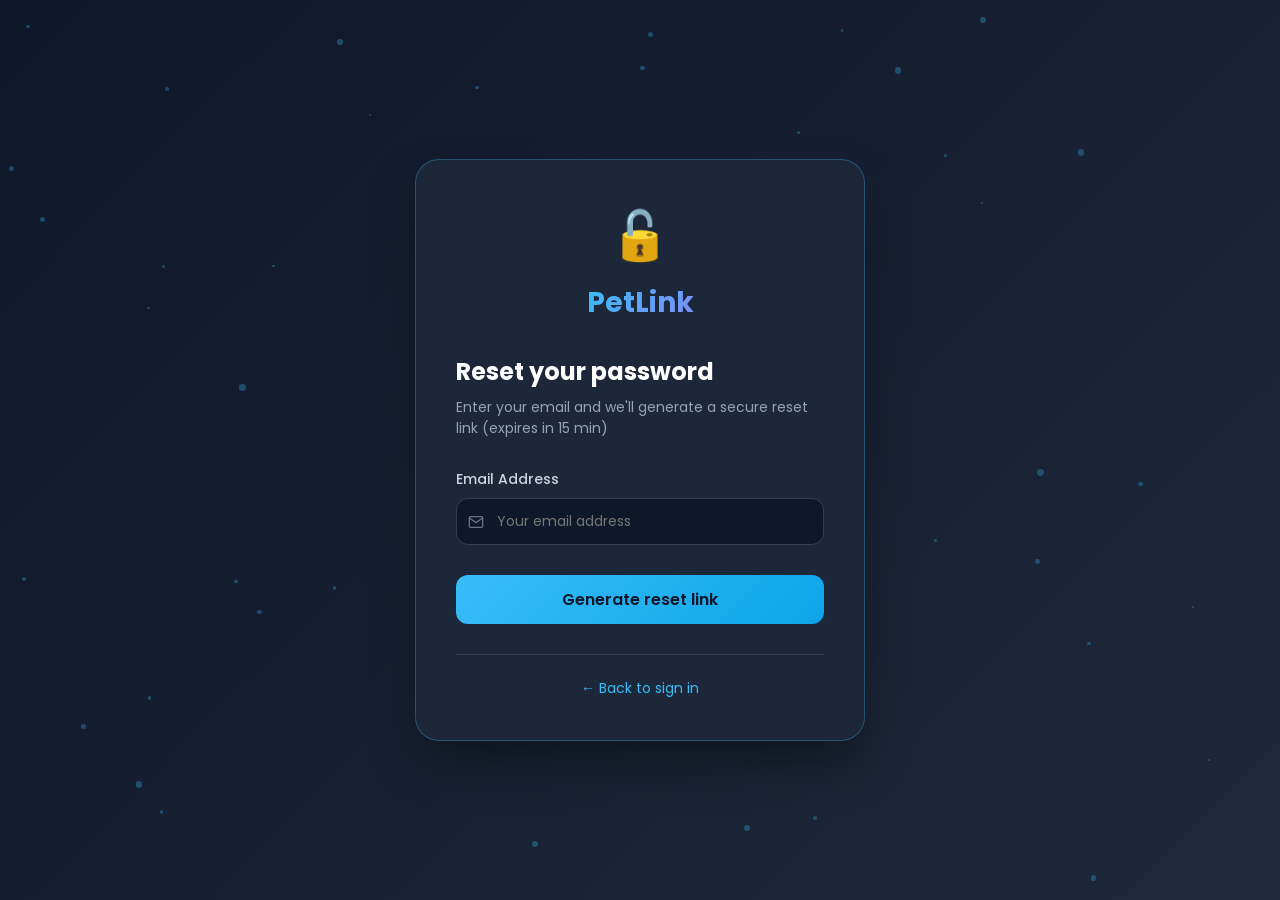
<file: templates/forgot_password.html>
<!DOCTYPE html>
<html lang="en">
<head>
  <meta charset="UTF-8">
  <meta name="viewport" content="width=device-width, initial-scale=1.0">
  <title>Forgot Password — PetLink</title>
  <link href="https://fonts.googleapis.com/css2?family=Poppins:wght@300;400;600;700&display=swap" rel="stylesheet">
  <style>
    * {
      margin: 0;
      padding: 0;
      box-sizing: border-box;
      font-family: 'Poppins', sans-serif;
    }

    body {
      min-height: 100vh;
      background: linear-gradient(135deg, #0f172a 0%, #1e293b 100%);
      display: flex;
      align-items: center;
      justify-content: center;
      padding: 20px;
      position: relative;
    }

    .particles {
      position: fixed;
      top: 0;
      left: 0;
      width: 100%;
      height: 100%;
      overflow: hidden;
      z-index: 0;
    }

    .particle {
      position: absolute;
      background: rgba(56, 189, 248, 0.3);
      border-radius: 50%;
      animation: float 15s infinite;
      pointer-events: none;
    }

    @keyframes float {
      0%, 100% { transform: translateY(0) rotate(0deg); opacity: 0; }
      50% { opacity: 0.5; }
      100% { transform: translateY(-100vh) rotate(360deg); opacity: 0; }
    }

    .card {
      background: rgba(30, 41, 59, 0.95);
      backdrop-filter: blur(20px);
      border-radius: 24px;
      padding: 40px;
      width: 100%;
      max-width: 450px;
      box-shadow: 0 25px 50px -12px rgba(0, 0, 0, 0.5);
      border: 1px solid rgba(56, 189, 248, 0.3);
      position: relative;
      z-index: 1;
      animation: slideUpFade 0.6s cubic-bezier(0.34, 1.2, 0.64, 1);
    }

    @keyframes slideUpFade {
      0% {
        opacity: 0;
        transform: translateY(50px) scale(0.95);
      }
      100% {
        opacity: 1;
        transform: translateY(0) scale(1);
      }
    }

    .brand {
      text-align: center;
      margin-bottom: 30px;
      animation: fadeIn 0.8s ease 0.2s both;
    }

    @keyframes fadeIn {
      from { opacity: 0; transform: scale(0.9); }
      to { opacity: 1; transform: scale(1); }
    }

    .brand-icon {
      font-size: 48px;
      margin-bottom: 10px;
      animation: bounce 1s ease infinite;
    }

    @keyframes bounce {
      0%, 100% { transform: translateY(0); }
      50% { transform: translateY(-5px); }
    }

    .brand-name {
      font-size: 28px;
      font-weight: 700;
      background: linear-gradient(135deg, #38bdf8, #818cf8);
      -webkit-background-clip: text;
      -webkit-text-fill-color: transparent;
      background-clip: text;
    }

    h2 {
      color: white;
      font-size: 24px;
      margin-bottom: 8px;
      animation: slideInLeft 0.6s ease 0.3s both;
    }

    @keyframes slideInLeft {
      from {
        opacity: 0;
        transform: translateX(-30px);
      }
      to {
        opacity: 1;
        transform: translateX(0);
      }
    }

    .subtitle {
      color: #94a3b8;
      font-size: 14px;
      margin-bottom: 30px;
      animation: slideInLeft 0.6s ease 0.35s both;
    }

    .form-stack {
      display: flex;
      flex-direction: column;
      gap: 20px;
    }

    .field {
      display: flex;
      flex-direction: column;
      gap: 8px;
      animation: slideInRight 0.6s ease 0.4s both;
    }

    @keyframes slideInRight {
      from {
        opacity: 0;
        transform: translateX(30px);
      }
      to {
        opacity: 1;
        transform: translateX(0);
      }
    }

    label {
      color: #cbd5e1;
      font-size: 14px;
      font-weight: 500;
    }

    .input-wrap {
      position: relative;
      display: flex;
      align-items: center;
    }

    .input-icon {
      position: absolute;
      left: 12px;
      color: #64748b;
      transition: all 0.3s ease;
    }

    input {
      width: 100%;
      padding: 12px 12px 12px 40px;
      background: #0f172a;
      border: 1px solid #334155;
      border-radius: 12px;
      color: white;
      font-size: 14px;
      transition: all 0.3s ease;
    }

    input:focus {
      outline: none;
      border-color: #38bdf8;
      box-shadow: 0 0 0 3px rgba(56, 189, 248, 0.2);
      transform: scale(1.02);
    }

    .btn-primary {
      background: linear-gradient(135deg, #38bdf8, #0ea5e9);
      color: #0f172a;
      padding: 12px;
      border: none;
      border-radius: 12px;
      font-size: 16px;
      font-weight: 600;
      cursor: pointer;
      transition: all 0.3s ease;
      margin-top: 10px;
      position: relative;
      overflow: hidden;
      animation: fadeInUp 0.6s ease 0.5s both;
    }

    @keyframes fadeInUp {
      from {
        opacity: 0;
        transform: translateY(20px);
      }
      to {
        opacity: 1;
        transform: translateY(0);
      }
    }

    .btn-primary:hover {
      transform: translateY(-2px);
      box-shadow: 0 10px 25px -5px rgba(56, 189, 248, 0.4);
    }

    .btn-primary:active {
      transform: translateY(0);
    }

    .btn-primary::before {
      content: '';
      position: absolute;
      top: 50%;
      left: 50%;
      width: 0;
      height: 0;
      border-radius: 50%;
      background: rgba(255, 255, 255, 0.5);
      transform: translate(-50%, -50%);
      transition: width 0.6s, height 0.6s;
    }

    .btn-primary:active::before {
      width: 300px;
      height: 300px;
    }

    .message {
      margin-top: 20px;
      padding: 12px;
      border-radius: 12px;
      font-size: 14px;
      display: none;
      animation: shake 0.5s ease;
    }

    @keyframes shake {
      0%, 100% { transform: translateX(0); }
      25% { transform: translateX(-5px); }
      75% { transform: translateX(5px); }
    }

    .message.show {
      display: block;
    }

    .message.success {
      background: rgba(16, 185, 129, 0.2);
      border: 1px solid #10b981;
      color: #10b981;
      animation: successPulse 0.5s ease;
    }

    @keyframes successPulse {
      0%, 100% { transform: scale(1); }
      50% { transform: scale(1.05); }
    }

    .message.error {
      background: rgba(239, 68, 68, 0.2);
      border: 1px solid #ef4444;
      color: #ef4444;
    }

    .card-footer {
      margin-top: 30px;
      text-align: center;
      padding-top: 20px;
      border-top: 1px solid #334155;
      animation: fadeIn 0.6s ease 0.55s both;
    }

    .card-footer a {
      color: #38bdf8;
      text-decoration: none;
      font-size: 14px;
      transition: all 0.3s ease;
      display: inline-block;
    }

    .card-footer a:hover {
      color: #0ea5e9;
      transform: translateX(5px);
    }

    .reset-link-box {
      margin-top: 16px;
      padding: 14px;
      background: #0f172a;
      border: 1px solid #334155;
      border-radius: 10px;
      word-break: break-all;
      animation: slideUp 0.5s ease;
    }

    @keyframes slideUp {
      from {
        opacity: 0;
        transform: translateY(20px);
      }
      to {
        opacity: 1;
        transform: translateY(0);
      }
    }

    .reset-link-box p {
      font-size: 11px;
      color: #94a3b8;
      text-transform: uppercase;
      letter-spacing: .08em;
      margin-bottom: 8px;
    }

    .reset-link-box a {
      font-size: 13px;
      color: #38bdf8;
      font-family: monospace;
      word-break: break-all;
    }

    .loading {
      display: inline-block;
      width: 20px;
      height: 20px;
      border: 2px solid rgba(255,255,255,0.3);
      border-radius: 50%;
      border-top-color: #fff;
      animation: spin 0.6s linear infinite;
      margin-left: 10px;
    }

    @keyframes spin {
      to { transform: rotate(360deg); }
    }
  </style>
</head>
<body>
  <!-- Floating particles -->
  <div class="particles" id="particles"></div>

  <div class="card">
    <div class="brand">
      <div class="brand-icon">🔓</div>
      <span class="brand-name">PetLink</span>
    </div>

    <h2>Reset your password</h2>
    <p class="subtitle">Enter your email and we'll generate a secure reset link (expires in 15 min)</p>

    <div class="form-stack">
      <div class="field">
        <label for="email">Email Address</label>
        <div class="input-wrap">
          <svg class="input-icon" width="16" height="16" viewBox="0 0 24 24" fill="none" stroke="currentColor" stroke-width="2">
            <path d="M4 4h16c1.1 0 2 .9 2 2v12c0 1.1-.9 2-2 2H4c-1.1 0-2-.9-2-2V6c0-1.1.9-2 2-2z"/>
            <polyline points="22,6 12,13 2,6"/>
          </svg>
          <input type="email" id="email" placeholder="Your email address" autocomplete="email" required>
        </div>
      </div>
      <button class="btn-primary" id="resetBtn" onclick="handleForgot()">
        <span id="btnText">Generate reset link</span>
      </button>
    </div>

    <div id="message" class="message"></div>
    <div id="resetLinkBox" style="display:none;" class="reset-link-box">
      <p>🔗 Reset Link (demo only — email in production)</p>
      <a id="resetLink" href="#" target="_blank"></a>
    </div>

    <div class="card-footer">
      <a href="/login">← Back to sign in</a>
    </div>
  </div>

  <script>
    // Create floating particles
    function createParticles() {
      const particlesContainer = document.getElementById('particles');
      for (let i = 0; i < 50; i++) {
        const particle = document.createElement('div');
        particle.classList.add('particle');
        const size = Math.random() * 5 + 2;
        particle.style.width = `${size}px`;
        particle.style.height = `${size}px`;
        particle.style.left = `${Math.random() * 100}%`;
        particle.style.top = `${Math.random() * 100}%`;
        particle.style.animationDelay = `${Math.random() * 15}s`;
        particle.style.animationDuration = `${Math.random() * 10 + 10}s`;
        particlesContainer.appendChild(particle);
      }
    }
    createParticles();

    async function handleForgot() {
      const email = document.getElementById('email').value.trim();
      const msg = document.getElementById('message');
      const btn = document.getElementById('resetBtn');
      const btnText = document.getElementById('btnText');
      
      const show = (text, type) => { 
        msg.textContent = text; 
        msg.className = 'message show ' + type; 
        setTimeout(() => {
          msg.classList.remove('show');
        }, 5000);
      };

      if (!email) return show('Please enter your email address.', 'error');

      btnText.innerHTML = 'Generating... <span class="loading"></span>';
      btn.disabled = true;

      try {
        const res = await fetch('/forgot-password', {
          method: 'POST',
          headers: { 'Content-Type': 'application/json' },
          body: JSON.stringify({ email })
        });
        const data = await res.json();
        
        btnText.innerHTML = 'Generate reset link';
        btn.disabled = false;
        
        show(data.message, 'success');

        if (data.reset_link) {
          const box = document.getElementById('resetLinkBox');
          const link = document.getElementById('resetLink');
          link.href = data.reset_link;
          link.textContent = data.reset_link;
          box.style.display = 'block';
          box.scrollIntoView({ behavior: 'smooth', block: 'nearest' });
        }
      } catch {
        btnText.innerHTML = 'Generate reset link';
        btn.disabled = false;
        show('Something went wrong. Please try again.', 'error');
      }
    }
    
    document.addEventListener('keydown', e => { if (e.key === 'Enter') handleForgot(); });
    
    const inputs = document.querySelectorAll('input');
    inputs.forEach(input => {
      input.addEventListener('focus', () => {
        input.parentElement.style.transform = 'scale(1.02)';
      });
      input.addEventListener('blur', () => {
        input.parentElement.style.transform = 'scale(1)';
      });
    });
  </script>
</body>
</html>
</file>
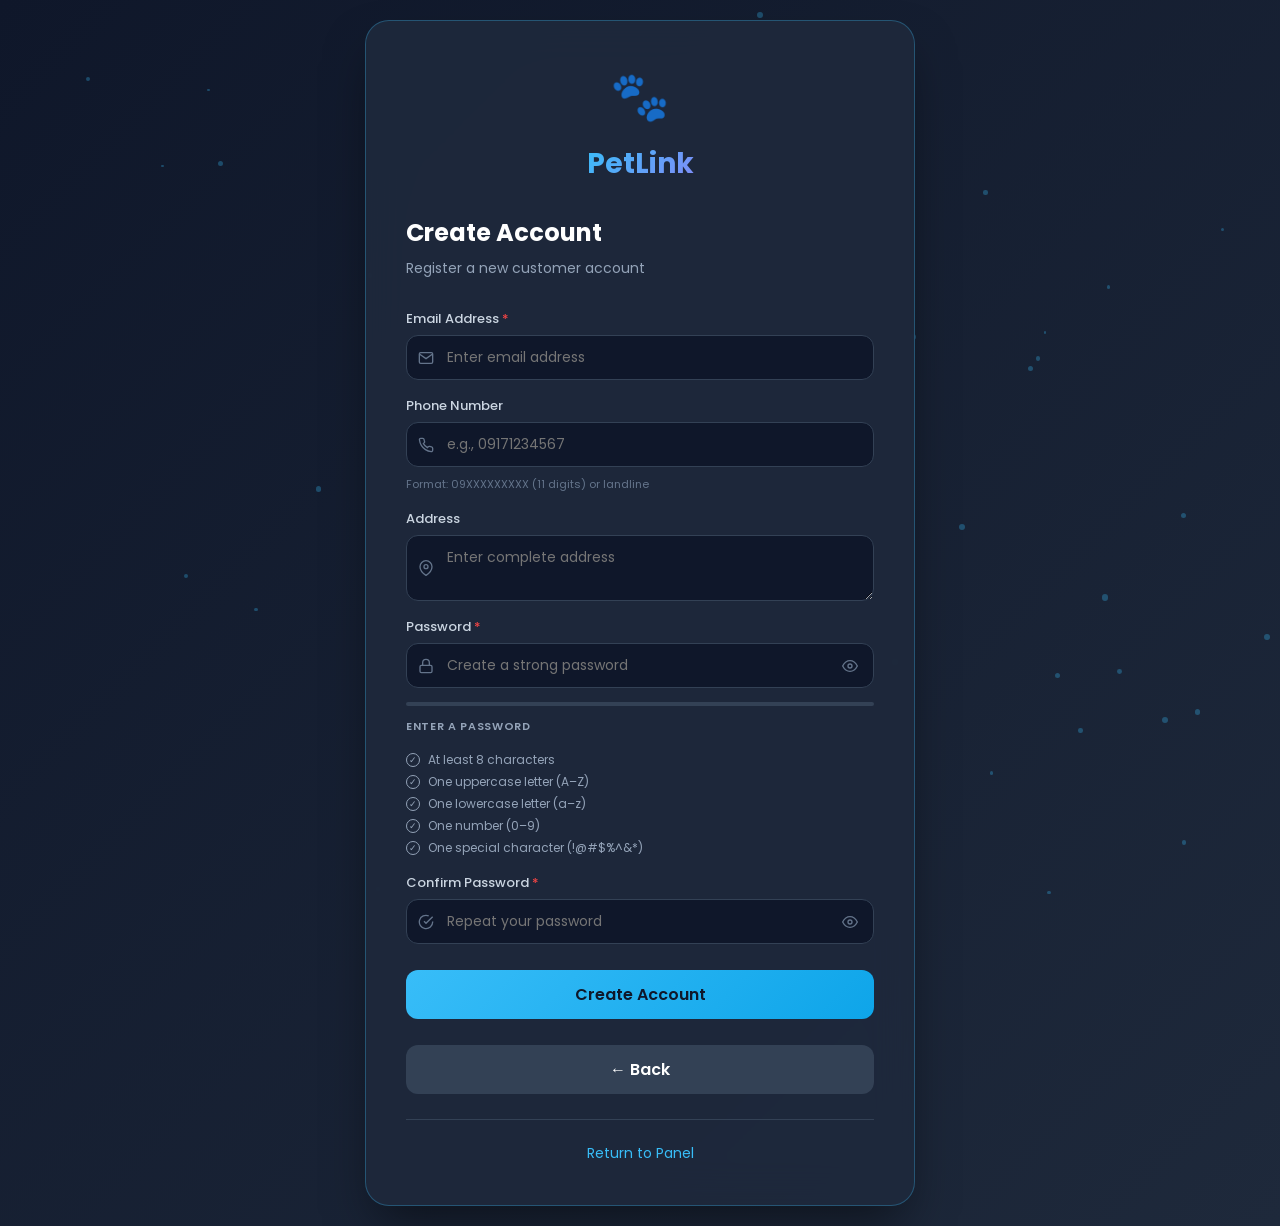
<file: templates/register.html>
<!DOCTYPE html>
<html lang="en">
<head>
  <meta charset="UTF-8">
  <meta name="viewport" content="width=device-width, initial-scale=1.0">
  <title>Register — PetLink</title>
  <link href="https://fonts.googleapis.com/css2?family=Poppins:wght@300;400;600;700&display=swap" rel="stylesheet">
  <style>
    * {
      margin: 0;
      padding: 0;
      box-sizing: border-box;
      font-family: 'Poppins', sans-serif;
    }

    body {
      min-height: 100vh;
      background: linear-gradient(135deg, #0f172a 0%, #1e293b 100%);
      display: flex;
      align-items: center;
      justify-content: center;
      padding: 20px;
      position: relative;
    }

    .particles {
      position: fixed;
      top: 0;
      left: 0;
      width: 100%;
      height: 100%;
      overflow: hidden;
      z-index: 0;
    }

    .particle {
      position: absolute;
      background: rgba(56, 189, 248, 0.3);
      border-radius: 50%;
      animation: float 15s infinite;
      pointer-events: none;
    }

    @keyframes float {
      0%, 100% { transform: translateY(0) rotate(0deg); opacity: 0; }
      50% { opacity: 0.5; }
      100% { transform: translateY(-100vh) rotate(360deg); opacity: 0; }
    }

    .card {
      background: rgba(30, 41, 59, 0.95);
      backdrop-filter: blur(20px);
      border-radius: 24px;
      padding: 40px;
      width: 100%;
      max-width: 550px;
      box-shadow: 0 25px 50px -12px rgba(0, 0, 0, 0.5);
      border: 1px solid rgba(56, 189, 248, 0.3);
      position: relative;
      z-index: 1;
      animation: slideUpFade 0.6s cubic-bezier(0.34, 1.2, 0.64, 1);
    }

    @keyframes slideUpFade {
      0% {
        opacity: 0;
        transform: translateY(50px) scale(0.95);
      }
      100% {
        opacity: 1;
        transform: translateY(0) scale(1);
      }
    }

    .brand {
      text-align: center;
      margin-bottom: 30px;
      animation: fadeIn 0.8s ease 0.2s both;
    }

    @keyframes fadeIn {
      from { opacity: 0; transform: scale(0.9); }
      to { opacity: 1; transform: scale(1); }
    }

    .brand-icon {
      font-size: 48px;
      margin-bottom: 10px;
      animation: bounce 1s ease infinite;
    }

    @keyframes bounce {
      0%, 100% { transform: translateY(0); }
      50% { transform: translateY(-5px); }
    }

    .brand-name {
      font-size: 28px;
      font-weight: 700;
      background: linear-gradient(135deg, #38bdf8, #818cf8);
      -webkit-background-clip: text;
      -webkit-text-fill-color: transparent;
      background-clip: text;
    }

    h2 {
      color: white;
      font-size: 24px;
      margin-bottom: 8px;
      animation: slideInLeft 0.6s ease 0.3s both;
    }

    @keyframes slideInLeft {
      from {
        opacity: 0;
        transform: translateX(-30px);
      }
      to {
        opacity: 1;
        transform: translateX(0);
      }
    }

    .subtitle {
      color: #94a3b8;
      font-size: 14px;
      margin-bottom: 30px;
      animation: slideInLeft 0.6s ease 0.35s both;
    }

    .form-stack {
      display: flex;
      flex-direction: column;
      gap: 16px;
    }

    .field {
      display: flex;
      flex-direction: column;
      gap: 6px;
      animation: slideInRight 0.6s ease both;
    }

    .field:nth-child(1) { animation-delay: 0.4s; }
    .field:nth-child(2) { animation-delay: 0.45s; }
    .field:nth-child(3) { animation-delay: 0.5s; }
    .field:nth-child(4) { animation-delay: 0.55s; }
    .field:nth-child(5) { animation-delay: 0.6s; }

    @keyframes slideInRight {
      from {
        opacity: 0;
        transform: translateX(30px);
      }
      to {
        opacity: 1;
        transform: translateX(0);
      }
    }

    label {
      color: #cbd5e1;
      font-size: 13px;
      font-weight: 500;
    }
    label .required {
      color: #ef4444;
    }

    .input-wrap {
      position: relative;
      display: flex;
      align-items: center;
    }

    .input-icon {
      position: absolute;
      left: 12px;
      color: #64748b;
      transition: all 0.3s ease;
    }

    input, select, textarea {
      width: 100%;
      padding: 11px 12px 11px 40px;
      background: #0f172a;
      border: 1px solid #334155;
      border-radius: 12px;
      color: white;
      font-size: 14px;
      transition: all 0.3s ease;
    }

    textarea {
      padding: 11px 12px 11px 40px;
      min-height: 60px;
      resize: vertical;
      font-family: 'Poppins', sans-serif;
    }

    select {
      padding-right: 12px;
      appearance: none;
      cursor: pointer;
    }

    select option {
      background: #1e293b;
    }

    input:focus, select:focus, textarea:focus {
      outline: none;
      border-color: #38bdf8;
      box-shadow: 0 0 0 3px rgba(56, 189, 248, 0.2);
      transform: scale(1.01);
    }

    .eye-toggle {
      position: absolute;
      right: 12px;
      background: none;
      border: none;
      cursor: pointer;
      padding: 4px;
      display: flex;
      align-items: center;
      color: #64748b;
      transition: all 0.3s ease;
    }

    .eye-toggle:hover {
      color: #38bdf8;
      transform: scale(1.1);
    }

    .strength-wrap {
      margin-top: 8px;
    }

    .strength-bar-track {
      height: 4px;
      background: #334155;
      border-radius: 99px;
      overflow: hidden;
      margin-bottom: 6px;
    }

    .strength-bar-fill {
      height: 100%;
      border-radius: 99px;
      width: 0%;
      transition: width 0.35s ease, background 0.35s ease;
    }

    .strength-label {
      font-size: 11px;
      font-weight: 600;
      letter-spacing: 0.06em;
      text-transform: uppercase;
      color: #94a3b8;
      transition: color 0.3s;
    }

    .req-list {
      display: flex;
      flex-direction: column;
      gap: 4px;
      margin-top: 8px;
    }

    .req-item {
      display: flex;
      align-items: center;
      gap: 8px;
      font-size: 12px;
      color: #94a3b8;
      transition: all 0.3s ease;
    }

    .req-item.met {
      color: #10b981;
      transform: translateX(5px);
    }

    .req-icon {
      width: 14px;
      height: 14px;
      border-radius: 50%;
      border: 1.5px solid #94a3b8;
      display: flex;
      align-items: center;
      justify-content: center;
      font-size: 9px;
      flex-shrink: 0;
      transition: all 0.3s ease;
    }

    .req-item.met .req-icon {
      background: #10b981;
      border-color: #10b981;
      color: #fff;
      transform: scale(1.2);
    }

    .btn-primary {
      background: linear-gradient(135deg, #38bdf8, #0ea5e9);
      color: #0f172a;
      padding: 12px;
      border: none;
      border-radius: 12px;
      font-size: 16px;
      font-weight: 600;
      cursor: pointer;
      transition: all 0.3s ease;
      margin-top: 10px;
      position: relative;
      overflow: hidden;
      animation: fadeInUp 0.6s ease 0.65s both;
    }

    @keyframes fadeInUp {
      from {
        opacity: 0;
        transform: translateY(20px);
      }
      to {
        opacity: 1;
        transform: translateY(0);
      }
    }

    .btn-primary:hover {
      transform: translateY(-2px);
      box-shadow: 0 10px 25px -5px rgba(56, 189, 248, 0.4);
    }

    .btn-primary:active {
      transform: translateY(0);
    }

    .btn-primary::before {
      content: '';
      position: absolute;
      top: 50%;
      left: 50%;
      width: 0;
      height: 0;
      border-radius: 50%;
      background: rgba(255, 255, 255, 0.5);
      transform: translate(-50%, -50%);
      transition: width 0.6s, height 0.6s;
    }

    .btn-primary:active::before {
      width: 300px;
      height: 300px;
    }

    .btn-secondary {
      background: #334155;
      color: white;
      padding: 12px;
      border: none;
      border-radius: 12px;
      font-size: 16px;
      font-weight: 600;
      cursor: pointer;
      transition: all 0.3s ease;
      margin-top: 10px;
    }

    .btn-secondary:hover {
      background: #475569;
      transform: translateY(-2px);
    }

    .message {
      margin-top: 16px;
      padding: 12px;
      border-radius: 12px;
      font-size: 14px;
      display: none;
      animation: shake 0.5s ease;
    }

    @keyframes shake {
      0%, 100% { transform: translateX(0); }
      25% { transform: translateX(-5px); }
      75% { transform: translateX(5px); }
    }

    .message.show {
      display: block;
    }

    .message.success {
      background: rgba(16, 185, 129, 0.2);
      border: 1px solid #10b981;
      color: #10b981;
      animation: successPulse 0.5s ease;
    }

    @keyframes successPulse {
      0%, 100% { transform: scale(1); }
      50% { transform: scale(1.05); }
    }

    .message.error {
      background: rgba(239, 68, 68, 0.2);
      border: 1px solid #ef4444;
      color: #ef4444;
    }

    .card-footer {
      margin-top: 25px;
      text-align: center;
      padding-top: 20px;
      border-top: 1px solid #334155;
      animation: fadeIn 0.6s ease 0.7s both;
    }

    .card-footer a {
      color: #38bdf8;
      text-decoration: none;
      font-size: 14px;
      transition: all 0.3s ease;
      display: inline-block;
    }

    .card-footer a:hover {
      color: #0ea5e9;
      transform: translateX(5px);
    }

    .loading {
      display: inline-block;
      width: 20px;
      height: 20px;
      border: 2px solid rgba(255,255,255,0.3);
      border-radius: 50%;
      border-top-color: #fff;
      animation: spin 0.6s linear infinite;
      margin-left: 10px;
    }

    @keyframes spin {
      to { transform: rotate(360deg); }
    }

    .role-select-wrap {
      position: relative;
    }

    .role-select-wrap::after {
      content: '▼';
      position: absolute;
      right: 12px;
      top: 50%;
      transform: translateY(-50%);
      color: #64748b;
      pointer-events: none;
    }

    .form-row {
      display: grid;
      grid-template-columns: 1fr 1fr;
      gap: 16px;
    }

    @media (max-width: 600px) {
      .form-row {
        grid-template-columns: 1fr;
      }
    }

    .helper-text {
      font-size: 11px;
      color: #64748b;
      margin-top: 3px;
    }
  </style>
</head>
<body>
  <!-- Floating particles -->
  <div class="particles" id="particles"></div>

  <div class="card">
    <div class="brand">
      <div class="brand-icon">🐾</div>
      <span class="brand-name">PetLink</span>
    </div>

    <h2>Create Account</h2>
    <p class="subtitle" id="pageSubtitle">Register a new customer account</p>

    <div class="form-stack" id="registerForm">
      <!-- EMAIL -->
      <div class="field">
        <label for="email">Email Address <span class="required">*</span></label>
        <div class="input-wrap">
          <svg class="input-icon" width="16" height="16" viewBox="0 0 24 24" fill="none" stroke="currentColor" stroke-width="2">
            <path d="M4 4h16c1.1 0 2 .9 2 2v12c0 1.1-.9 2-2 2H4c-1.1 0-2-.9-2-2V6c0-1.1.9-2 2-2z"/>
            <polyline points="22,6 12,13 2,6"/>
          </svg>
          <input type="email" id="email" placeholder="Enter email address" autocomplete="email" required>
        </div>
      </div>

      <!-- PHONE NUMBER -->
      <div class="field">
        <label for="phone">Phone Number</label>
        <div class="input-wrap">
          <svg class="input-icon" width="16" height="16" viewBox="0 0 24 24" fill="none" stroke="currentColor" stroke-width="2">
            <path d="M22 16.92v3a2 2 0 0 1-2.18 2 19.79 19.79 0 0 1-8.63-3.07 19.5 19.5 0 0 1-6-6 19.79 19.79 0 0 1-3.07-8.67A2 2 0 0 1 4.11 2h3a2 2 0 0 1 2 1.72c.127.96.361 1.903.7 2.81a2 2 0 0 1-.45 2.11L8.09 9.91a16 16 0 0 0 6 6l1.27-1.27a2 2 0 0 1 2.11-.45c.907.339 1.85.573 2.81.7A2 2 0 0 1 22 16.92z"/>
          </svg>
          <input type="tel" id="phone" placeholder="e.g., 09171234567" autocomplete="tel">
        </div>
        <span class="helper-text">Format: 09XXXXXXXXX (11 digits) or landline</span>
      </div>

      <!-- ADDRESS -->
      <div class="field">
        <label for="address">Address</label>
        <div class="input-wrap">
          <svg class="input-icon" width="16" height="16" viewBox="0 0 24 24" fill="none" stroke="currentColor" stroke-width="2">
            <path d="M21 10c0 7-9 13-9 13s-9-6-9-13a9 9 0 0 1 18 0z"/>
            <circle cx="12" cy="10" r="3"/>
          </svg>
          <textarea id="address" placeholder="Enter complete address" rows="2"></textarea>
        </div>
      </div>

      <!-- PASSWORD -->
      <div class="field">
        <label for="password">Password <span class="required">*</span></label>
        <div class="input-wrap">
          <svg class="input-icon" width="16" height="16" viewBox="0 0 24 24" fill="none" stroke="currentColor" stroke-width="2">
            <rect x="3" y="11" width="18" height="11" rx="2"/>
            <path d="M7 11V7a5 5 0 0 1 10 0v4"/>
          </svg>
          <input type="password" id="password" placeholder="Create a strong password" autocomplete="new-password" required style="padding-right: 42px;" oninput="checkStrength(this.value)">
          <button type="button" class="eye-toggle" onclick="toggleEye('password', this)" aria-label="Toggle password visibility">
            <svg width="16" height="16" viewBox="0 0 24 24" fill="none" stroke="currentColor" stroke-width="2">
              <path d="M1 12s4-8 11-8 11 8 11 8-4 8-11 8-11-8-11-8z"/>
              <circle cx="12" cy="12" r="3"/>
            </svg>
          </button>
        </div>

        <div class="strength-wrap">
          <div class="strength-bar-track">
            <div class="strength-bar-fill" id="strengthBar"></div>
          </div>
          <span class="strength-label" id="strengthLabel">Enter a password</span>
        </div>

        <div class="req-list">
          <div class="req-item" id="req-len">
            <div class="req-icon">✓</div> At least 8 characters
          </div>
          <div class="req-item" id="req-upper">
            <div class="req-icon">✓</div> One uppercase letter (A–Z)
          </div>
          <div class="req-item" id="req-lower">
            <div class="req-icon">✓</div> One lowercase letter (a–z)
          </div>
          <div class="req-item" id="req-num">
            <div class="req-icon">✓</div> One number (0–9)
          </div>
          <div class="req-item" id="req-special">
            <div class="req-icon">✓</div> One special character (!@#$%^&*)
          </div>
        </div>
      </div>

      <!-- CONFIRM PASSWORD -->
      <div class="field">
        <label for="confirm_password">Confirm Password <span class="required">*</span></label>
        <div class="input-wrap">
          <svg class="input-icon" width="16" height="16" viewBox="0 0 24 24" fill="none" stroke="currentColor" stroke-width="2">
            <path d="M22 11.08V12a10 10 0 1 1-5.93-9.14"/>
            <polyline points="22 4 12 14.01 9 11.01"/>
          </svg>
          <input type="password" id="confirm_password" placeholder="Repeat your password" autocomplete="new-password" required style="padding-right: 42px;">
          <button type="button" class="eye-toggle" onclick="toggleEye('confirm_password', this)" aria-label="Toggle confirm password visibility">
            <svg width="16" height="16" viewBox="0 0 24 24" fill="none" stroke="currentColor" stroke-width="2">
              <path d="M1 12s4-8 11-8 11 8 11 8-4 8-11 8-11-8-11-8z"/>
              <circle cx="12" cy="12" r="3"/>
            </svg>
          </button>
        </div>
      </div>

      <!-- ROLE SELECTOR - Admin only -->
      <div class="field" id="roleField" style="display: none;">
        <label for="role">Role</label>
        <div class="input-wrap role-select-wrap">
          <svg class="input-icon" width="16" height="16" viewBox="0 0 24 24" fill="none" stroke="currentColor" stroke-width="2">
            <path d="M12 2L2 7l10 5 10-5-10-5z"/>
            <path d="M2 17l10 5 10-5"/>
            <path d="M2 12l10 5 10-5"/>
          </svg>
          <select id="role">
            <option value="user">Customer (User)</option>
            <option value="staff">Staff</option>
            <option value="vet">Veterinarian</option>
            <option value="admin">Admin</option>
          </select>
        </div>
      </div>

      <button class="btn-primary" id="registerBtn" onclick="handleRegister()">
        <span id="btnText">Create Account</span>
      </button>
      
      <button class="btn-secondary" onclick="goBackToPanel()">
        ← Back
      </button>
    </div>

    <div id="message" class="message"></div>

    <div class="card-footer">
      <a href="#" onclick="goBackToPanel(); return false;">Return to Panel</a>
    </div>
  </div>

  <script>
    // Create floating particles
    function createParticles() {
      const particlesContainer = document.getElementById('particles');
      for (let i = 0; i < 50; i++) {
        const particle = document.createElement('div');
        particle.classList.add('particle');
        const size = Math.random() * 5 + 2;
        particle.style.width = `${size}px`;
        particle.style.height = `${size}px`;
        particle.style.left = `${Math.random() * 100}%`;
        particle.style.top = `${Math.random() * 100}%`;
        particle.style.animationDelay = `${Math.random() * 15}s`;
        particle.style.animationDuration = `${Math.random() * 10 + 10}s`;
        particlesContainer.appendChild(particle);
      }
    }
    createParticles();

    // Get current user role from localStorage/sessionStorage
    function getUserRole() {
      return localStorage.getItem('role') || sessionStorage.getItem('role') || 'user';
    }

    function isAdmin() {
      return getUserRole() === 'admin';
    }

    function isStaff() {
      return getUserRole() === 'staff';
    }

    // Function to go back to the correct panel
    function goBackToPanel() {
      const role = getUserRole();
      if (role === 'admin') {
        window.location.href = '/admin';
      } else if (role === 'staff') {
        window.location.href = '/staff';
      } else {
        window.location.href = '/dashboard';
      }
    }

    // Make goBackToPanel available globally
    window.goBackToPanel = goBackToPanel;

    // Show/hide role selector based on user role
    document.addEventListener('DOMContentLoaded', function() {
      const roleField = document.getElementById('roleField');
      const subtitle = document.getElementById('pageSubtitle');
      
      if (isAdmin()) {
        roleField.style.display = 'block';
        subtitle.textContent = 'Register a new account (Admin)';
      } else if (isStaff()) {
        roleField.style.display = 'none';
        subtitle.textContent = 'Register a new customer account (Staff)';
      } else {
        roleField.style.display = 'none';
        subtitle.textContent = 'Register a new customer account';
      }
    });

    const rules = [
      { id: 'req-len',     test: p => p.length >= 8 },
      { id: 'req-upper',   test: p => /[A-Z]/.test(p) },
      { id: 'req-lower',   test: p => /[a-z]/.test(p) },
      { id: 'req-num',     test: p => /[0-9]/.test(p) },
      { id: 'req-special', test: p => /[^A-Za-z0-9]/.test(p) },
    ];

    const levels = [
      { label: 'Very weak',  color: '#ef4444', pct: '20%'  },
      { label: 'Weak',       color: '#f97316', pct: '40%'  },
      { label: 'Fair',       color: '#eab308', pct: '60%'  },
      { label: 'Strong',     color: '#22c55e', pct: '80%'  },
      { label: 'Very strong',color: '#34d399', pct: '100%' },
    ];

    function checkStrength(password) {
      const metCount = rules.filter(r => r.test(password)).length;

      rules.forEach(r => {
        const el = document.getElementById(r.id);
        el.classList.toggle('met', r.test(password));
      });

      const bar = document.getElementById('strengthBar');
      const label = document.getElementById('strengthLabel');

      if (!password) {
        bar.style.width = '0%';
        label.textContent = 'Enter a password';
        label.style.color = '#94a3b8';
        return;
      }

      const level = levels[metCount - 1] || levels[0];
      bar.style.width = level.pct;
      bar.style.background = level.color;
      label.textContent = level.label;
      label.style.color = level.color;
    }

    function isStrongEnough(password) {
      return rules.every(r => r.test(password));
    }

    function toggleEye(inputId, btn) {
      const input = document.getElementById(inputId);
      const isHidden = input.type === 'password';
      input.type = isHidden ? 'text' : 'password';
      btn.innerHTML = isHidden
        ? `<svg width="16" height="16" viewBox="0 0 24 24" fill="none" stroke="currentColor" stroke-width="2"><path d="M17.94 17.94A10.07 10.07 0 0 1 12 20c-7 0-11-8-11-8a18.45 18.45 0 0 1 5.06-5.94"/><path d="M9.9 4.24A9.12 9.12 0 0 1 12 4c7 0 11 8 11 8a18.5 18.5 0 0 1-2.16 3.19"/><line x1="1" y1="1" x2="23" y2="23"/></svg>`
        : `<svg width="16" height="16" viewBox="0 0 24 24" fill="none" stroke="currentColor" stroke-width="2"><path d="M1 12s4-8 11-8 11 8 11 8-4 8-11 8-11-8-11-8z"/><circle cx="12" cy="12" r="3"/></svg>`;
    }

    function isValidEmail(email) {
      const pattern = /^[a-zA-Z0-9._%+-]+@[a-zA-Z0-9.-]+\.[a-zA-Z]{2,}$/;
      return pattern.test(email);
    }

    function isValidPhone(phone) {
      if (!phone) return true;
      const clean = phone.replace(/[\s\-\(\)]/g, '');
      return /^(09|\+639|9)\d{9}$/.test(clean) || /^[0-9]{2,8}$/.test(clean);
    }

    async function handleRegister() {
      const email = document.getElementById('email').value.trim().toLowerCase();
      const phone = document.getElementById('phone').value.trim();
      const address = document.getElementById('address').value.trim();
      const password = document.getElementById('password').value;
      const confirmPassword = document.getElementById('confirm_password').value;
      const role = document.getElementById('role').value;
      const msg = document.getElementById('message');
      const btn = document.getElementById('registerBtn');
      const btnText = document.getElementById('btnText');
      
      const show = (text, type) => { 
        msg.textContent = text; 
        msg.className = 'message show ' + type; 
        setTimeout(() => {
          msg.classList.remove('show');
        }, 5000);
      };

      if (!email || !password) return show('Email and password are required.', 'error');
      if (!isValidEmail(email)) return show('Please enter a valid email address.', 'error');
      if (phone && !isValidPhone(phone)) return show('Please enter a valid Philippine phone number (e.g., 09171234567).', 'error');
      if (!isStrongEnough(password)) return show('Password does not meet all requirements.', 'error');
      if (password !== confirmPassword) return show('Passwords do not match.', 'error');

      let selectedRole = 'user';
      if (isAdmin()) {
        selectedRole = role;
      } else if (isStaff()) {
        selectedRole = 'user';
      }

      btnText.innerHTML = 'Creating account... <span class="loading"></span>';
      btn.disabled = true;

      try {
        const res = await fetch('/register', {
          method: 'POST',
          headers: { 'Content-Type': 'application/json' },
          body: JSON.stringify({ email, password, role: selectedRole, phone, address })
        });
        const data = await res.json();
        
        btnText.innerHTML = 'Create Account';
        btn.disabled = false;
        
        show(data.message, data.success ? 'success' : 'error');
        
        if (data.success) {
          const card = document.querySelector('.card');
          card.style.animation = 'none';
          card.offsetHeight;
          card.style.animation = 'slideUpFade 0.6s cubic-bezier(0.34, 1.2, 0.64, 1)';
          
          // Redirect based on user role after successful registration
          setTimeout(() => {
            goBackToPanel();
          }, 1500);
        }
      } catch {
        btnText.innerHTML = 'Create Account';
        btn.disabled = false;
        show('Something went wrong. Please try again.', 'error');
      }
    }

    // Make handleRegister available globally
    window.handleRegister = handleRegister;

    document.addEventListener('keydown', e => { if (e.key === 'Enter') handleRegister(); });
    
    // Add input animation effects
    const inputs = document.querySelectorAll('input, textarea');
    inputs.forEach(input => {
      input.addEventListener('focus', () => {
        input.parentElement.style.transform = 'scale(1.01)';
      });
      input.addEventListener('blur', () => {
        input.parentElement.style.transform = 'scale(1)';
      });
    });
  </script>
</body>
</html>
</file>
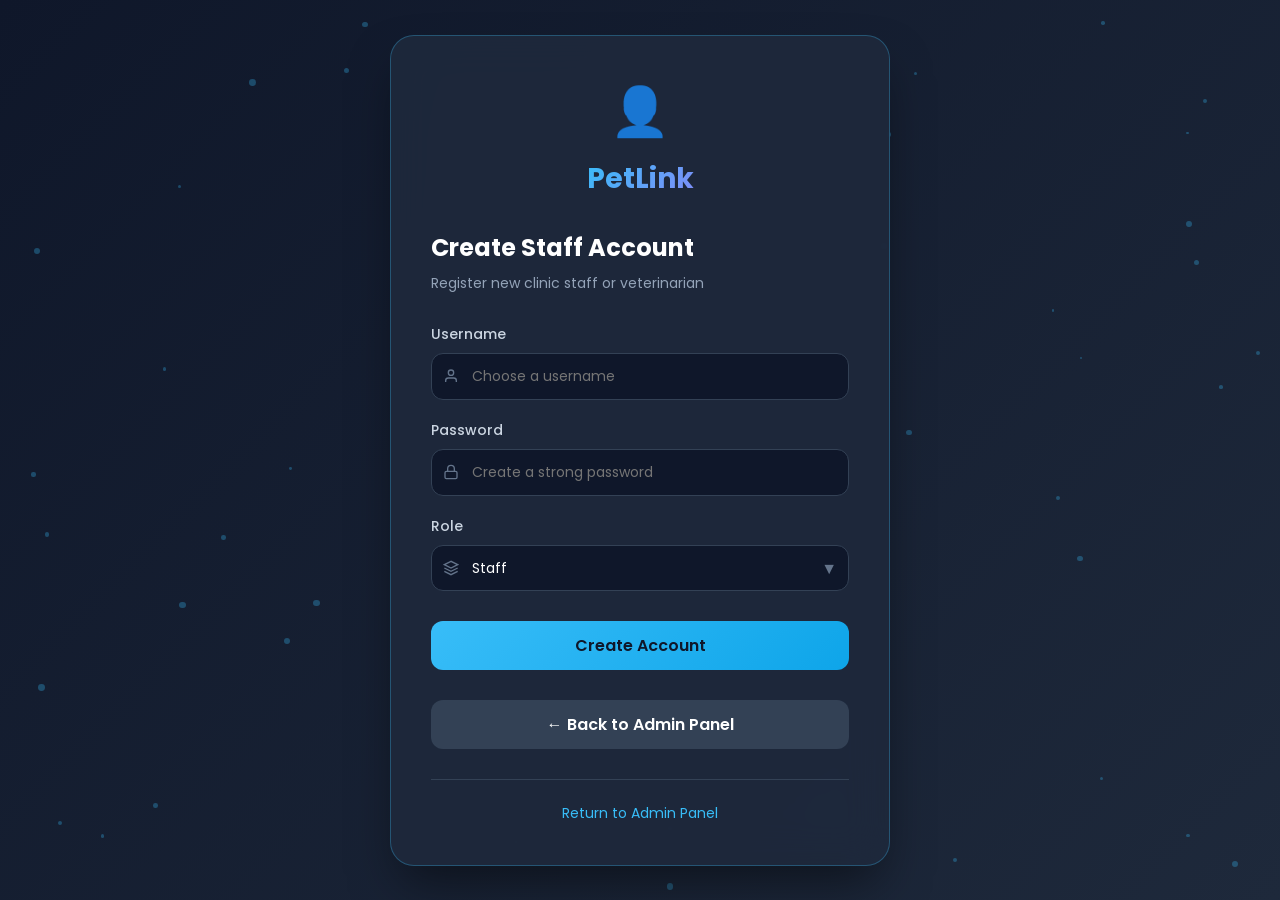
<file: templates/register_staff.html>
<!DOCTYPE html>
<html lang="en">
<head>
  <meta charset="UTF-8">
  <meta name="viewport" content="width=device-width, initial-scale=1.0">
  <title>Register Staff — PetLink</title>
  <link href="https://fonts.googleapis.com/css2?family=Poppins:wght@300;400;600;700&display=swap" rel="stylesheet">
  <style>
    * {
      margin: 0;
      padding: 0;
      box-sizing: border-box;
      font-family: 'Poppins', sans-serif;
    }

    body {
      min-height: 100vh;
      background: linear-gradient(135deg, #0f172a 0%, #1e293b 100%);
      display: flex;
      align-items: center;
      justify-content: center;
      padding: 20px;
      position: relative;
    }

    .particles {
      position: fixed;
      top: 0;
      left: 0;
      width: 100%;
      height: 100%;
      overflow: hidden;
      z-index: 0;
    }

    .particle {
      position: absolute;
      background: rgba(56, 189, 248, 0.3);
      border-radius: 50%;
      animation: float 15s infinite;
      pointer-events: none;
    }

    @keyframes float {
      0%, 100% { transform: translateY(0) rotate(0deg); opacity: 0; }
      50% { opacity: 0.5; }
      100% { transform: translateY(-100vh) rotate(360deg); opacity: 0; }
    }

    .card {
      background: rgba(30, 41, 59, 0.95);
      backdrop-filter: blur(20px);
      border-radius: 24px;
      padding: 40px;
      width: 100%;
      max-width: 500px;
      box-shadow: 0 25px 50px -12px rgba(0, 0, 0, 0.5);
      border: 1px solid rgba(56, 189, 248, 0.3);
      position: relative;
      z-index: 1;
      animation: slideUpFade 0.6s cubic-bezier(0.34, 1.2, 0.64, 1);
    }

    @keyframes slideUpFade {
      0% {
        opacity: 0;
        transform: translateY(50px) scale(0.95);
      }
      100% {
        opacity: 1;
        transform: translateY(0) scale(1);
      }
    }

    .brand {
      text-align: center;
      margin-bottom: 30px;
    }

    .brand-icon {
      font-size: 48px;
      margin-bottom: 10px;
    }

    .brand-name {
      font-size: 28px;
      font-weight: 700;
      background: linear-gradient(135deg, #38bdf8, #818cf8);
      -webkit-background-clip: text;
      -webkit-text-fill-color: transparent;
      background-clip: text;
    }

    h2 {
      color: white;
      font-size: 24px;
      margin-bottom: 8px;
    }

    .subtitle {
      color: #94a3b8;
      font-size: 14px;
      margin-bottom: 30px;
    }

    .form-stack {
      display: flex;
      flex-direction: column;
      gap: 20px;
    }

    .field {
      display: flex;
      flex-direction: column;
      gap: 8px;
    }

    label {
      color: #cbd5e1;
      font-size: 14px;
      font-weight: 500;
    }

    .input-wrap {
      position: relative;
      display: flex;
      align-items: center;
    }

    .input-icon {
      position: absolute;
      left: 12px;
      color: #64748b;
    }

    input, select {
      width: 100%;
      padding: 12px 12px 12px 40px;
      background: #0f172a;
      border: 1px solid #334155;
      border-radius: 12px;
      color: white;
      font-size: 14px;
      transition: all 0.3s ease;
    }

    select {
      padding-right: 12px;
      appearance: none;
      cursor: pointer;
    }

    select option {
      background: #1e293b;
    }

    input:focus, select:focus {
      outline: none;
      border-color: #38bdf8;
      box-shadow: 0 0 0 3px rgba(56, 189, 248, 0.2);
      transform: scale(1.02);
    }

    .btn-primary {
      background: linear-gradient(135deg, #38bdf8, #0ea5e9);
      color: #0f172a;
      padding: 12px;
      border: none;
      border-radius: 12px;
      font-size: 16px;
      font-weight: 600;
      cursor: pointer;
      transition: all 0.3s ease;
      margin-top: 10px;
    }

    .btn-primary:hover {
      transform: translateY(-2px);
      box-shadow: 0 10px 25px -5px rgba(56, 189, 248, 0.4);
    }

    .btn-secondary {
      background: #334155;
      color: white;
      padding: 12px;
      border: none;
      border-radius: 12px;
      font-size: 16px;
      font-weight: 600;
      cursor: pointer;
      transition: all 0.3s ease;
      margin-top: 10px;
    }

    .btn-secondary:hover {
      background: #475569;
      transform: translateY(-2px);
    }

    .message {
      margin-top: 20px;
      padding: 12px;
      border-radius: 12px;
      font-size: 14px;
      display: none;
    }

    .message.show {
      display: block;
    }

    .message.success {
      background: rgba(16, 185, 129, 0.2);
      border: 1px solid #10b981;
      color: #10b981;
    }

    .message.error {
      background: rgba(239, 68, 68, 0.2);
      border: 1px solid #ef4444;
      color: #ef4444;
    }

    .card-footer {
      margin-top: 30px;
      text-align: center;
      padding-top: 20px;
      border-top: 1px solid #334155;
    }

    .card-footer a {
      color: #38bdf8;
      text-decoration: none;
      font-size: 14px;
      transition: all 0.3s ease;
    }

    .card-footer a:hover {
      color: #0ea5e9;
    }

    .loading {
      display: inline-block;
      width: 20px;
      height: 20px;
      border: 2px solid rgba(255,255,255,0.3);
      border-radius: 50%;
      border-top-color: #fff;
      animation: spin 0.6s linear infinite;
      margin-left: 10px;
    }

    @keyframes spin {
      to { transform: rotate(360deg); }
    }

    .role-select-wrap {
      position: relative;
    }

    .role-select-wrap::after {
      content: '▼';
      position: absolute;
      right: 12px;
      top: 50%;
      transform: translateY(-50%);
      color: #64748b;
      pointer-events: none;
    }
  </style>
</head>
<body>
  <!-- Floating particles -->
  <div class="particles" id="particles"></div>

  <div class="card">
    <div class="brand">
      <div class="brand-icon">👤</div>
      <span class="brand-name">PetLink</span>
    </div>

    <h2>Create Staff Account</h2>
    <p class="subtitle">Register new clinic staff or veterinarian</p>

    <div class="form-stack">
      <div class="field">
        <label for="username">Username</label>
        <div class="input-wrap">
          <svg class="input-icon" width="16" height="16" viewBox="0 0 24 24" fill="none" stroke="currentColor" stroke-width="2">
            <path d="M20 21v-2a4 4 0 0 0-4-4H8a4 4 0 0 0-4 4v2"/>
            <circle cx="12" cy="7" r="4"/>
          </svg>
          <input type="text" id="username" placeholder="Choose a username" required>
        </div>
      </div>

      <div class="field">
        <label for="password">Password</label>
        <div class="input-wrap">
          <svg class="input-icon" width="16" height="16" viewBox="0 0 24 24" fill="none" stroke="currentColor" stroke-width="2">
            <rect x="3" y="11" width="18" height="11" rx="2"/>
            <path d="M7 11V7a5 5 0 0 1 10 0v4"/>
          </svg>
          <input type="password" id="password" placeholder="Create a strong password" required>
        </div>
      </div>

      <div class="field">
        <label for="role">Role</label>
        <div class="input-wrap role-select-wrap">
          <svg class="input-icon" width="16" height="16" viewBox="0 0 24 24" fill="none" stroke="currentColor" stroke-width="2">
            <path d="M12 2L2 7l10 5 10-5-10-5z"/>
            <path d="M2 17l10 5 10-5"/>
            <path d="M2 12l10 5 10-5"/>
          </svg>
          <select id="role">
            <option value="staff">Staff</option>
            <option value="vet">Veterinarian</option>
            <option value="user">Customer</option>
            <option value="admin">Admin</option>
          </select>
        </div>
      </div>

      <button class="btn-primary" id="registerBtn" onclick="handleRegister()">
        <span id="btnText">Create Account</span>
      </button>
      
      <button class="btn-secondary" onclick="window.location.href='/admin'">
        ← Back to Admin Panel
      </button>
    </div>

    <div id="message" class="message"></div>

    <div class="card-footer">
      <a href="/admin">Return to Admin Panel</a>
    </div>
  </div>

  <script>
    // Create floating particles
    function createParticles() {
      const particlesContainer = document.getElementById('particles');
      for (let i = 0; i < 50; i++) {
        const particle = document.createElement('div');
        particle.classList.add('particle');
        const size = Math.random() * 5 + 2;
        particle.style.width = `${size}px`;
        particle.style.height = `${size}px`;
        particle.style.left = `${Math.random() * 100}%`;
        particle.style.top = `${Math.random() * 100}%`;
        particle.style.animationDelay = `${Math.random() * 15}s`;
        particle.style.animationDuration = `${Math.random() * 10 + 10}s`;
        particlesContainer.appendChild(particle);
      }
    }
    createParticles();

    async function handleRegister() {
      const username = document.getElementById('username').value.trim();
      const password = document.getElementById('password').value;
      const role = document.getElementById('role').value;
      const msg = document.getElementById('message');
      const btn = document.getElementById('registerBtn');
      const btnText = document.getElementById('btnText');
      
      const show = (text, type) => { 
        msg.textContent = text; 
        msg.className = 'message show ' + type; 
        setTimeout(() => {
          msg.classList.remove('show');
        }, 5000);
      };

      if (!username || !password) return show('Please fill in all fields.', 'error');

      btnText.innerHTML = 'Creating account... <span class="loading"></span>';
      btn.disabled = true;

      try {
        const res = await fetch('/register', {
          method: 'POST',
          headers: { 'Content-Type': 'application/json' },
          body: JSON.stringify({ username, password, role })
        });
        const data = await res.json();
        
        btnText.innerHTML = 'Create Account';
        btn.disabled = false;
        
        show(data.message, data.success ? 'success' : 'error');
        
        if (data.success) {
          setTimeout(() => window.location.href = '/admin', 2000);
        }
      } catch {
        btnText.innerHTML = 'Create Account';
        btn.disabled = false;
        show('Something went wrong. Please try again.', 'error');
      }
    }

    document.addEventListener('keydown', e => { if (e.key === 'Enter') handleRegister(); });
  </script>
</body>
</html>
</file>
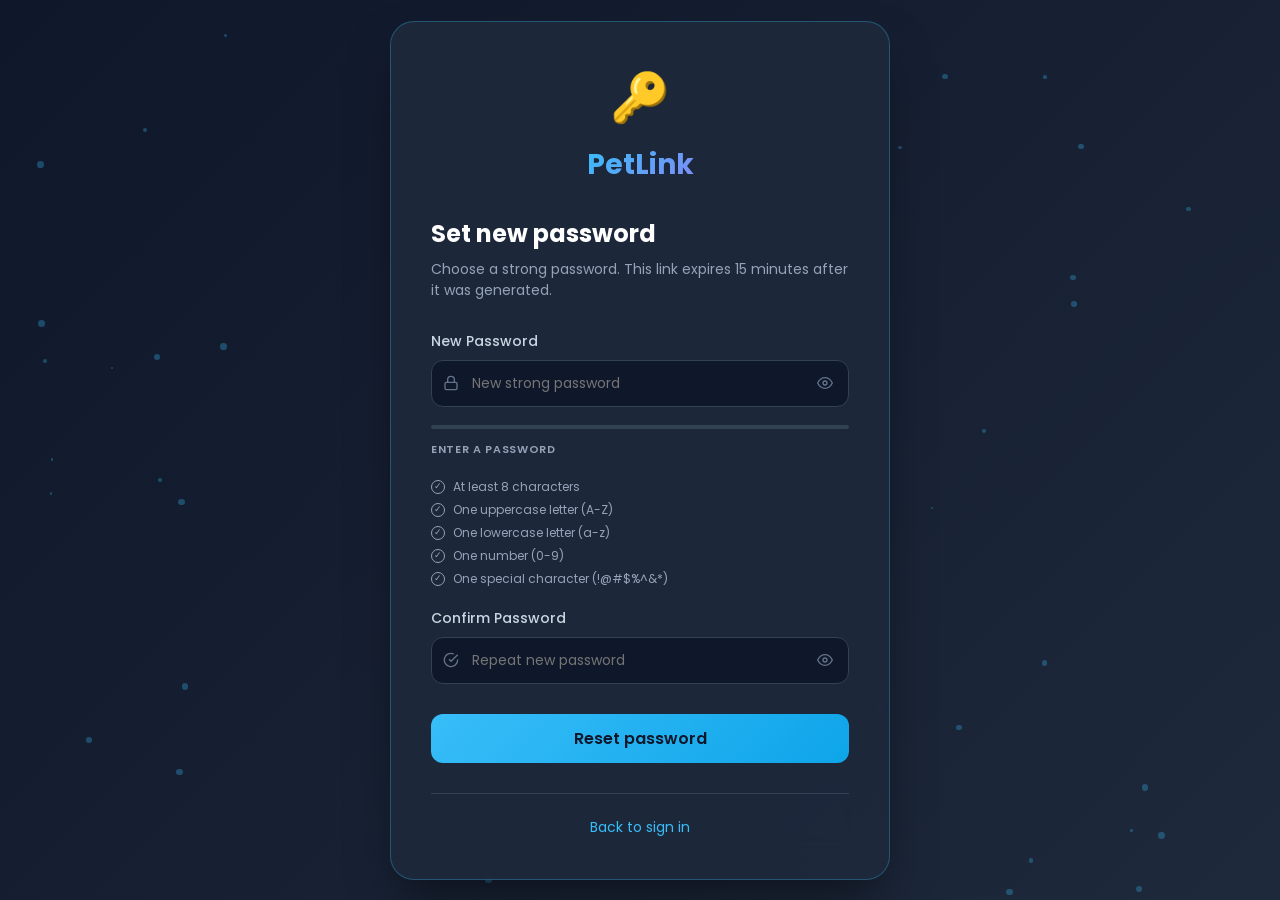
<file: templates/reset_password.html>
<!DOCTYPE html>
<html lang="en">
<head>
  <meta charset="UTF-8">
  <meta name="viewport" content="width=device-width, initial-scale=1.0">
  <title>Reset Password — PetLink</title>
  <link href="https://fonts.googleapis.com/css2?family=Poppins:wght@300;400;600;700&display=swap" rel="stylesheet">
  <style>
    * {
      margin: 0;
      padding: 0;
      box-sizing: border-box;
      font-family: 'Poppins', sans-serif;
    }

    body {
      min-height: 100vh;
      background: linear-gradient(135deg, #0f172a 0%, #1e293b 100%);
      display: flex;
      align-items: center;
      justify-content: center;
      padding: 20px;
      position: relative;
    }

    /* Floating particles */
    .particles {
      position: fixed;
      top: 0;
      left: 0;
      width: 100%;
      height: 100%;
      overflow: hidden;
      z-index: 0;
    }

    .particle {
      position: absolute;
      background: rgba(56, 189, 248, 0.3);
      border-radius: 50%;
      animation: float 15s infinite;
      pointer-events: none;
    }

    @keyframes float {
      0%, 100% { transform: translateY(0) rotate(0deg); opacity: 0; }
      50% { opacity: 0.5; }
      100% { transform: translateY(-100vh) rotate(360deg); opacity: 0; }
    }

    .card {
      background: rgba(30, 41, 59, 0.95);
      backdrop-filter: blur(20px);
      border-radius: 24px;
      padding: 40px;
      width: 100%;
      max-width: 500px;
      box-shadow: 0 25px 50px -12px rgba(0, 0, 0, 0.5);
      border: 1px solid rgba(56, 189, 248, 0.3);
      position: relative;
      z-index: 1;
      animation: slideUpFade 0.6s cubic-bezier(0.34, 1.2, 0.64, 1);
    }

    @keyframes slideUpFade {
      0% {
        opacity: 0;
        transform: translateY(50px) scale(0.95);
      }
      100% {
        opacity: 1;
        transform: translateY(0) scale(1);
      }
    }

    .brand {
      text-align: center;
      margin-bottom: 30px;
      animation: fadeIn 0.8s ease 0.2s both;
    }

    @keyframes fadeIn {
      from { opacity: 0; transform: scale(0.9); }
      to { opacity: 1; transform: scale(1); }
    }

    .brand-icon {
      font-size: 48px;
      margin-bottom: 10px;
      animation: bounce 1s ease infinite;
    }

    @keyframes bounce {
      0%, 100% { transform: translateY(0); }
      50% { transform: translateY(-5px); }
    }

    .brand-name {
      font-size: 28px;
      font-weight: 700;
      background: linear-gradient(135deg, #38bdf8, #818cf8);
      -webkit-background-clip: text;
      -webkit-text-fill-color: transparent;
      background-clip: text;
    }

    h2 {
      color: white;
      font-size: 24px;
      margin-bottom: 8px;
      animation: slideInLeft 0.6s ease 0.3s both;
    }

    @keyframes slideInLeft {
      from {
        opacity: 0;
        transform: translateX(-30px);
      }
      to {
        opacity: 1;
        transform: translateX(0);
      }
    }

    .subtitle {
      color: #94a3b8;
      font-size: 14px;
      margin-bottom: 30px;
      animation: slideInLeft 0.6s ease 0.35s both;
    }

    .form-stack {
      display: flex;
      flex-direction: column;
      gap: 20px;
    }

    .field {
      display: flex;
      flex-direction: column;
      gap: 8px;
      animation: slideInRight 0.6s ease both;
    }

    .field:nth-child(1) { animation-delay: 0.4s; }
    .field:nth-child(2) { animation-delay: 0.5s; }

    @keyframes slideInRight {
      from {
        opacity: 0;
        transform: translateX(30px);
      }
      to {
        opacity: 1;
        transform: translateX(0);
      }
    }

    label {
      color: #cbd5e1;
      font-size: 14px;
      font-weight: 500;
    }

    .input-wrap {
      position: relative;
      display: flex;
      align-items: center;
    }

    .input-icon {
      position: absolute;
      left: 12px;
      color: #64748b;
      transition: all 0.3s ease;
    }

    input {
      width: 100%;
      padding: 12px 12px 12px 40px;
      background: #0f172a;
      border: 1px solid #334155;
      border-radius: 12px;
      color: white;
      font-size: 14px;
      transition: all 0.3s ease;
    }

    input:focus {
      outline: none;
      border-color: #38bdf8;
      box-shadow: 0 0 0 3px rgba(56, 189, 248, 0.2);
      transform: scale(1.02);
    }

    .eye-toggle {
      position: absolute;
      right: 12px;
      background: none;
      border: none;
      cursor: pointer;
      padding: 4px;
      display: flex;
      align-items: center;
      color: #64748b;
      transition: all 0.3s ease;
    }

    .eye-toggle:hover {
      color: #38bdf8;
      transform: scale(1.1);
    }

    .strength-wrap {
      margin-top: 10px;
    }

    .strength-bar-track {
      height: 4px;
      background: #334155;
      border-radius: 99px;
      overflow: hidden;
      margin-bottom: 6px;
    }

    .strength-bar-fill {
      height: 100%;
      border-radius: 99px;
      width: 0%;
      transition: width 0.35s ease, background 0.35s ease;
    }

    .strength-label {
      font-size: 11px;
      font-weight: 600;
      letter-spacing: 0.06em;
      text-transform: uppercase;
      color: #94a3b8;
      transition: color 0.3s;
    }

    .req-list {
      display: flex;
      flex-direction: column;
      gap: 5px;
      margin-top: 10px;
    }

    .req-item {
      display: flex;
      align-items: center;
      gap: 8px;
      font-size: 12px;
      color: #94a3b8;
      transition: all 0.3s ease;
    }

    .req-item.met {
      color: #10b981;
      transform: translateX(5px);
    }

    .req-icon {
      width: 14px;
      height: 14px;
      border-radius: 50%;
      border: 1.5px solid #94a3b8;
      display: flex;
      align-items: center;
      justify-content: center;
      font-size: 9px;
      flex-shrink: 0;
      transition: all 0.3s ease;
    }

    .req-item.met .req-icon {
      background: #10b981;
      border-color: #10b981;
      color: #fff;
      transform: scale(1.2);
    }

    .btn-primary {
      background: linear-gradient(135deg, #38bdf8, #0ea5e9);
      color: #0f172a;
      padding: 12px;
      border: none;
      border-radius: 12px;
      font-size: 16px;
      font-weight: 600;
      cursor: pointer;
      transition: all 0.3s ease;
      margin-top: 10px;
      position: relative;
      overflow: hidden;
      animation: fadeInUp 0.6s ease 0.6s both;
    }

    @keyframes fadeInUp {
      from {
        opacity: 0;
        transform: translateY(20px);
      }
      to {
        opacity: 1;
        transform: translateY(0);
      }
    }

    .btn-primary:hover {
      transform: translateY(-2px);
      box-shadow: 0 10px 25px -5px rgba(56, 189, 248, 0.4);
    }

    .btn-primary:active {
      transform: translateY(0);
    }

    .btn-primary::before {
      content: '';
      position: absolute;
      top: 50%;
      left: 50%;
      width: 0;
      height: 0;
      border-radius: 50%;
      background: rgba(255, 255, 255, 0.5);
      transform: translate(-50%, -50%);
      transition: width 0.6s, height 0.6s;
    }

    .btn-primary:active::before {
      width: 300px;
      height: 300px;
    }

    .message {
      margin-top: 20px;
      padding: 12px;
      border-radius: 12px;
      font-size: 14px;
      display: none;
      animation: shake 0.5s ease;
    }

    @keyframes shake {
      0%, 100% { transform: translateX(0); }
      25% { transform: translateX(-5px); }
      75% { transform: translateX(5px); }
    }

    .message.show {
      display: block;
    }

    .message.success {
      background: rgba(16, 185, 129, 0.2);
      border: 1px solid #10b981;
      color: #10b981;
      animation: successPulse 0.5s ease;
    }

    @keyframes successPulse {
      0%, 100% { transform: scale(1); }
      50% { transform: scale(1.05); }
    }

    .message.error {
      background: rgba(239, 68, 68, 0.2);
      border: 1px solid #ef4444;
      color: #ef4444;
    }

    .card-footer {
      margin-top: 30px;
      text-align: center;
      padding-top: 20px;
      border-top: 1px solid #334155;
      animation: fadeIn 0.6s ease 0.65s both;
    }

    .card-footer a {
      color: #38bdf8;
      text-decoration: none;
      font-size: 14px;
      transition: all 0.3s ease;
      display: inline-block;
    }

    .card-footer a:hover {
      color: #0ea5e9;
      transform: translateX(5px);
    }

    .loading {
      display: inline-block;
      width: 20px;
      height: 20px;
      border: 2px solid rgba(255,255,255,0.3);
      border-radius: 50%;
      border-top-color: #fff;
      animation: spin 0.6s linear infinite;
      margin-left: 10px;
    }

    @keyframes spin {
      to { transform: rotate(360deg); }
    }
  </style>
</head>
<body>
  <!-- Floating particles -->
  <div class="particles" id="particles"></div>

  <div class="card">
    <div class="brand">
      <div class="brand-icon">🔑</div>
      <span class="brand-name">PetLink</span>
    </div>

    <h2>Set new password</h2>
    <p class="subtitle">Choose a strong password. This link expires 15 minutes after it was generated.</p>

    <div class="form-stack">
      <div class="field">
        <label for="password">New Password</label>
        <div class="input-wrap">
          <svg class="input-icon" width="16" height="16" viewBox="0 0 24 24" fill="none" stroke="currentColor" stroke-width="2">
            <rect x="3" y="11" width="18" height="11" rx="2"/>
            <path d="M7 11V7a5 5 0 0 1 10 0v4"/>
          </svg>
          <input type="password" id="password" placeholder="New strong password" autocomplete="new-password" required style="padding-right:42px;" oninput="checkStrength(this.value)">
          <button type="button" class="eye-toggle" onclick="toggleEye('password', this)" aria-label="Toggle">
            <svg width="16" height="16" viewBox="0 0 24 24" fill="none" stroke="currentColor" stroke-width="2">
              <path d="M1 12s4-8 11-8 11 8 11 8-4 8-11 8-11-8-11-8z"/>
              <circle cx="12" cy="12" r="3"/>
            </svg>
          </button>
        </div>
        <div class="strength-wrap">
          <div class="strength-bar-track"><div class="strength-bar-fill" id="strengthBar"></div></div>
          <span class="strength-label" id="strengthLabel">Enter a password</span>
        </div>
        <div class="req-list">
          <div class="req-item" id="req-len"><div class="req-icon">✓</div> At least 8 characters</div>
          <div class="req-item" id="req-upper"><div class="req-icon">✓</div> One uppercase letter (A-Z)</div>
          <div class="req-item" id="req-lower"><div class="req-icon">✓</div> One lowercase letter (a-z)</div>
          <div class="req-item" id="req-num"><div class="req-icon">✓</div> One number (0-9)</div>
          <div class="req-item" id="req-special"><div class="req-icon">✓</div> One special character (!@#$%^&*)</div>
        </div>
      </div>

      <div class="field">
        <label for="confirm">Confirm Password</label>
        <div class="input-wrap">
          <svg class="input-icon" width="16" height="16" viewBox="0 0 24 24" fill="none" stroke="currentColor" stroke-width="2">
            <path d="M22 11.08V12a10 10 0 1 1-5.93-9.14"/>
            <polyline points="22 4 12 14.01 9 11.01"/>
          </svg>
          <input type="password" id="confirm" placeholder="Repeat new password" autocomplete="new-password" required style="padding-right:42px;">
          <button type="button" class="eye-toggle" onclick="toggleEye('confirm', this)" aria-label="Toggle">
            <svg width="16" height="16" viewBox="0 0 24 24" fill="none" stroke="currentColor" stroke-width="2">
              <path d="M1 12s4-8 11-8 11 8 11 8-4 8-11 8-11-8-11-8z"/>
              <circle cx="12" cy="12" r="3"/>
            </svg>
          </button>
        </div>
      </div>

      <button class="btn-primary" id="resetBtn" onclick="handleReset()">
        <span id="btnText">Reset password</span>
      </button>
    </div>

    <div id="message" class="message"></div>
    <div class="card-footer"><a href="/login">Back to sign in</a></div>
  </div>

  <script>
    // Create floating particles
    function createParticles() {
      const particlesContainer = document.getElementById('particles');
      for (let i = 0; i < 50; i++) {
        const particle = document.createElement('div');
        particle.classList.add('particle');
        const size = Math.random() * 5 + 2;
        particle.style.width = `${size}px`;
        particle.style.height = `${size}px`;
        particle.style.left = `${Math.random() * 100}%`;
        particle.style.top = `${Math.random() * 100}%`;
        particle.style.animationDelay = `${Math.random() * 15}s`;
        particle.style.animationDuration = `${Math.random() * 10 + 10}s`;
        particlesContainer.appendChild(particle);
      }
    }
    createParticles();

    const token = new URLSearchParams(window.location.search).get('token') || '';

    const rules = [
      { id: 'req-len',     test: p => p.length >= 8 },
      { id: 'req-upper',   test: p => /[A-Z]/.test(p) },
      { id: 'req-lower',   test: p => /[a-z]/.test(p) },
      { id: 'req-num',     test: p => /[0-9]/.test(p) },
      { id: 'req-special', test: p => /[^A-Za-z0-9]/.test(p) },
    ];
    const levels = [
      { label: 'Very weak',   color: '#ef4444', pct: '20%'  },
      { label: 'Weak',        color: '#f97316', pct: '40%'  },
      { label: 'Fair',        color: '#eab308', pct: '60%'  },
      { label: 'Strong',      color: '#22c55e', pct: '80%'  },
      { label: 'Very strong', color: '#34d399', pct: '100%' },
    ];

    function checkStrength(password) {
      const metCount = rules.filter(r => r.test(password)).length;
      rules.forEach(r => document.getElementById(r.id).classList.toggle('met', r.test(password)));
      const bar = document.getElementById('strengthBar');
      const label = document.getElementById('strengthLabel');
      if (!password) { bar.style.width = '0%'; label.textContent = 'Enter a password'; label.style.color = '#94a3b8'; return; }
      const level = levels[metCount - 1] || levels[0];
      bar.style.width = level.pct; bar.style.background = level.color;
      label.textContent = level.label; label.style.color = level.color;
    }

    function isStrongEnough(p) { return rules.every(r => r.test(p)); }

    function toggleEye(id, btn) {
      const input = document.getElementById(id);
      const hidden = input.type === 'password';
      input.type = hidden ? 'text' : 'password';
      btn.innerHTML = hidden
        ? '<svg width="16" height="16" viewBox="0 0 24 24" fill="none" stroke="currentColor" stroke-width="2"><path d="M17.94 17.94A10.07 10.07 0 0 1 12 20c-7 0-11-8-11-8a18.45 18.45 0 0 1 5.06-5.94"/><path d="M9.9 4.24A9.12 9.12 0 0 1 12 4c7 0 11 8 11 8a18.5 18.5 0 0 1-2.16 3.19"/><line x1="1" y1="1" x2="23" y2="23"/></svg>'
        : '<svg width="16" height="16" viewBox="0 0 24 24" fill="none" stroke="currentColor" stroke-width="2"><path d="M1 12s4-8 11-8 11 8 11 8-4 8-11 8-11-8-11-8z"/><circle cx="12" cy="12" r="3"/></svg>';
    }

    async function handleReset() {
      const password = document.getElementById('password').value;
      const confirm  = document.getElementById('confirm').value;
      const msg      = document.getElementById('message');
      const btn = document.getElementById('resetBtn');
      const btnText = document.getElementById('btnText');
      
      const show = (text, type) => { 
        msg.textContent = text; 
        msg.className = 'message show ' + type; 
        setTimeout(() => {
          msg.classList.remove('show');
        }, 5000);
      };

      if (!password) return show('Please enter a new password.', 'error');
      if (!isStrongEnough(password)) return show('Password does not meet all requirements.', 'error');
      if (password !== confirm) return show('Passwords do not match.', 'error');
      if (!token) return show('Missing reset token.', 'error');

      // Show loading state
      btnText.innerHTML = 'Resetting... <span class="loading"></span>';
      btn.disabled = true;

      try {
        const res = await fetch('/reset-password', {
          method: 'POST',
          headers: { 'Content-Type': 'application/json' },
          body: JSON.stringify({ token, password })
        });
        const data = await res.json();
        
        // Reset button
        btnText.innerHTML = 'Reset password';
        btn.disabled = false;
        
        show(data.message, data.success ? 'success' : 'error');
        
        if (data.success) {
          // Add success animation to card
          const card = document.querySelector('.card');
          card.style.animation = 'none';
          card.offsetHeight;
          card.style.animation = 'slideUpFade 0.6s cubic-bezier(0.34, 1.2, 0.64, 1)';
          setTimeout(() => window.location.href = '/login', 2000);
        }
      } catch { 
        btnText.innerHTML = 'Reset password';
        btn.disabled = false;
        show('Something went wrong. Please try again.', 'error'); 
      }
    }

    document.addEventListener('keydown', e => { if (e.key === 'Enter') handleReset(); });
    
    // Add input animation effects
    const inputs = document.querySelectorAll('input');
    inputs.forEach(input => {
      input.addEventListener('focus', () => {
        input.parentElement.style.transform = 'scale(1.02)';
      });
      input.addEventListener('blur', () => {
        input.parentElement.style.transform = 'scale(1)';
      });
    });
  </script>
</body>
</html>
</file>
